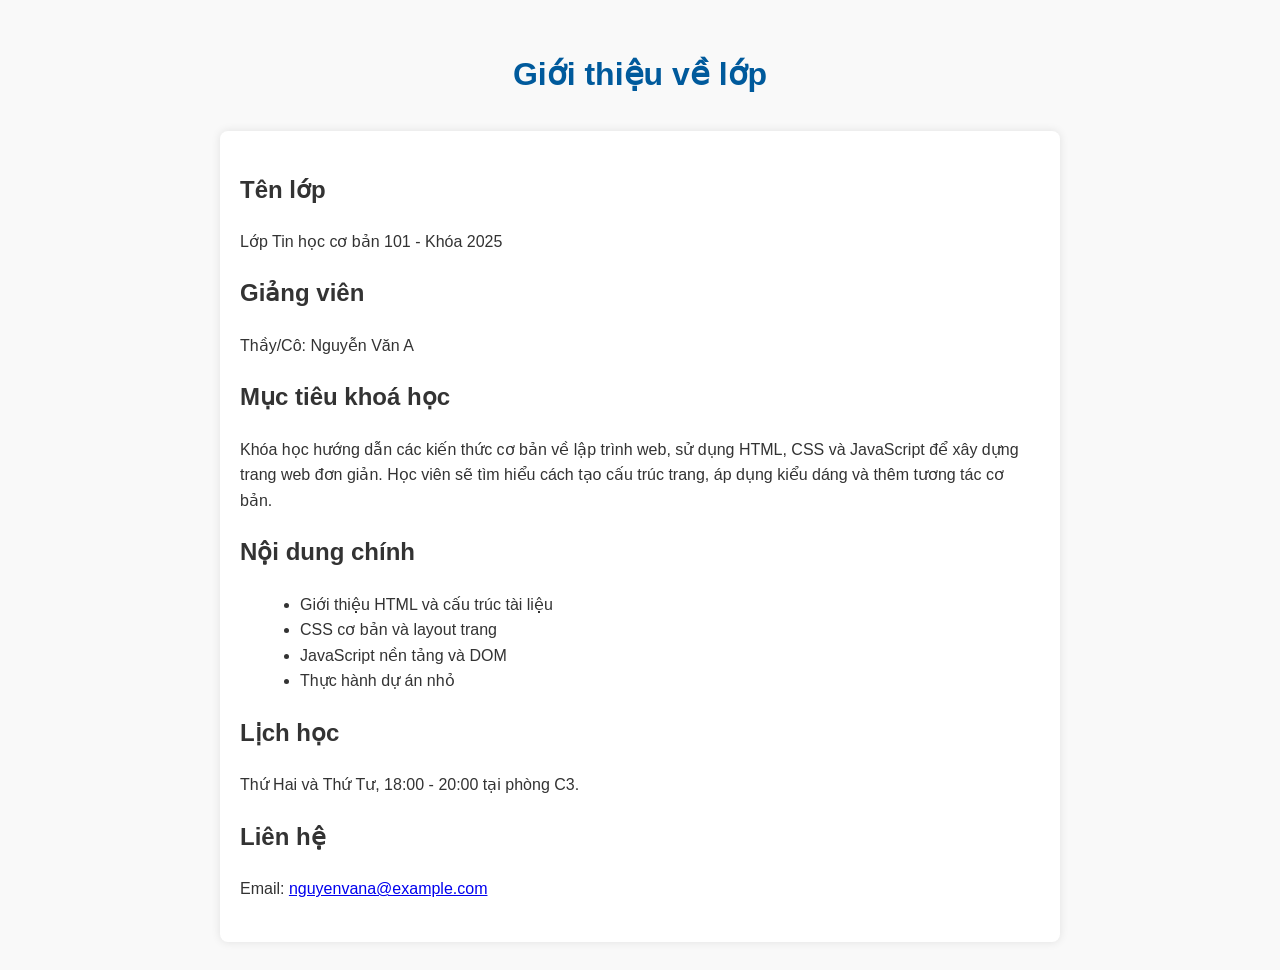
<file: chinh/lop.html>
<!DOCTYPE html>
<html lang="vi">
<head>
    <meta charset="UTF-8">
    <meta name="viewport" content="width=device-width, initial-scale=1.0">
    <title>Giới thiệu về lớp</title>
    <style>
        body {
            font-family: Arial, sans-serif;
            line-height: 1.6;
            padding: 20px;
            background-color: #f9f9f9;
            color: #333;
        }
        header {
            text-align: center;
            margin-bottom: 30px;
        }
        h1 {
            color: #005a9c;
        }
        .content {
            max-width: 800px;
            margin: 0 auto;
            background: #fff;
            padding: 20px;
            box-shadow: 0 0 10px rgba(0,0,0,0.1);
            border-radius: 8px;
        }
        .info {
            margin-bottom: 20px;
        }
        .info ul {
            list-style-type: disc;
            margin-left: 20px;
        }
    </style>
</head>
<body>
    <header>
        <h1>Giới thiệu về lớp</h1>
    </header>
    <div class="content">
        <section class="info">
            <h2>Tên lớp</h2>
            <p>Lớp Tin học cơ bản 101 - Khóa 2025</p>
        </section>
        <section class="info">
            <h2>Giảng viên</h2>
            <p>Thầy/Cô: Nguyễn Văn A</p>
        </section>
        <section class="info">
            <h2>Mục tiêu khoá học</h2>
            <p>
                Khóa học hướng dẫn các kiến thức cơ bản về lập trình web, sử dụng HTML, CSS và JavaScript để
                xây dựng trang web đơn giản. Học viên sẽ tìm hiểu cách tạo cấu trúc trang, áp dụng kiểu dáng
                và thêm tương tác cơ bản.
            </p>
        </section>
        <section class="info">
            <h2>Nội dung chính</h2>
            <ul>
                <li>Giới thiệu HTML và cấu trúc tài liệu</li>
                <li>CSS cơ bản và layout trang</li>
                <li>JavaScript nền tảng và DOM</li>
                <li>Thực hành dự án nhỏ</li>
            </ul>
        </section>
        <section class="info">
            <h2>Lịch học</h2>
            <p>Thứ Hai và Thứ Tư, 18:00 - 20:00 tại phòng C3.</p>
        </section>
        <section class="info">
            <h2>Liên hệ</h2>
            <p>Email: <a href="mailto:nguyenvana@example.com">nguyenvana@example.com</a></p>
        </section>
    </div>
</body>
</html>
</file>
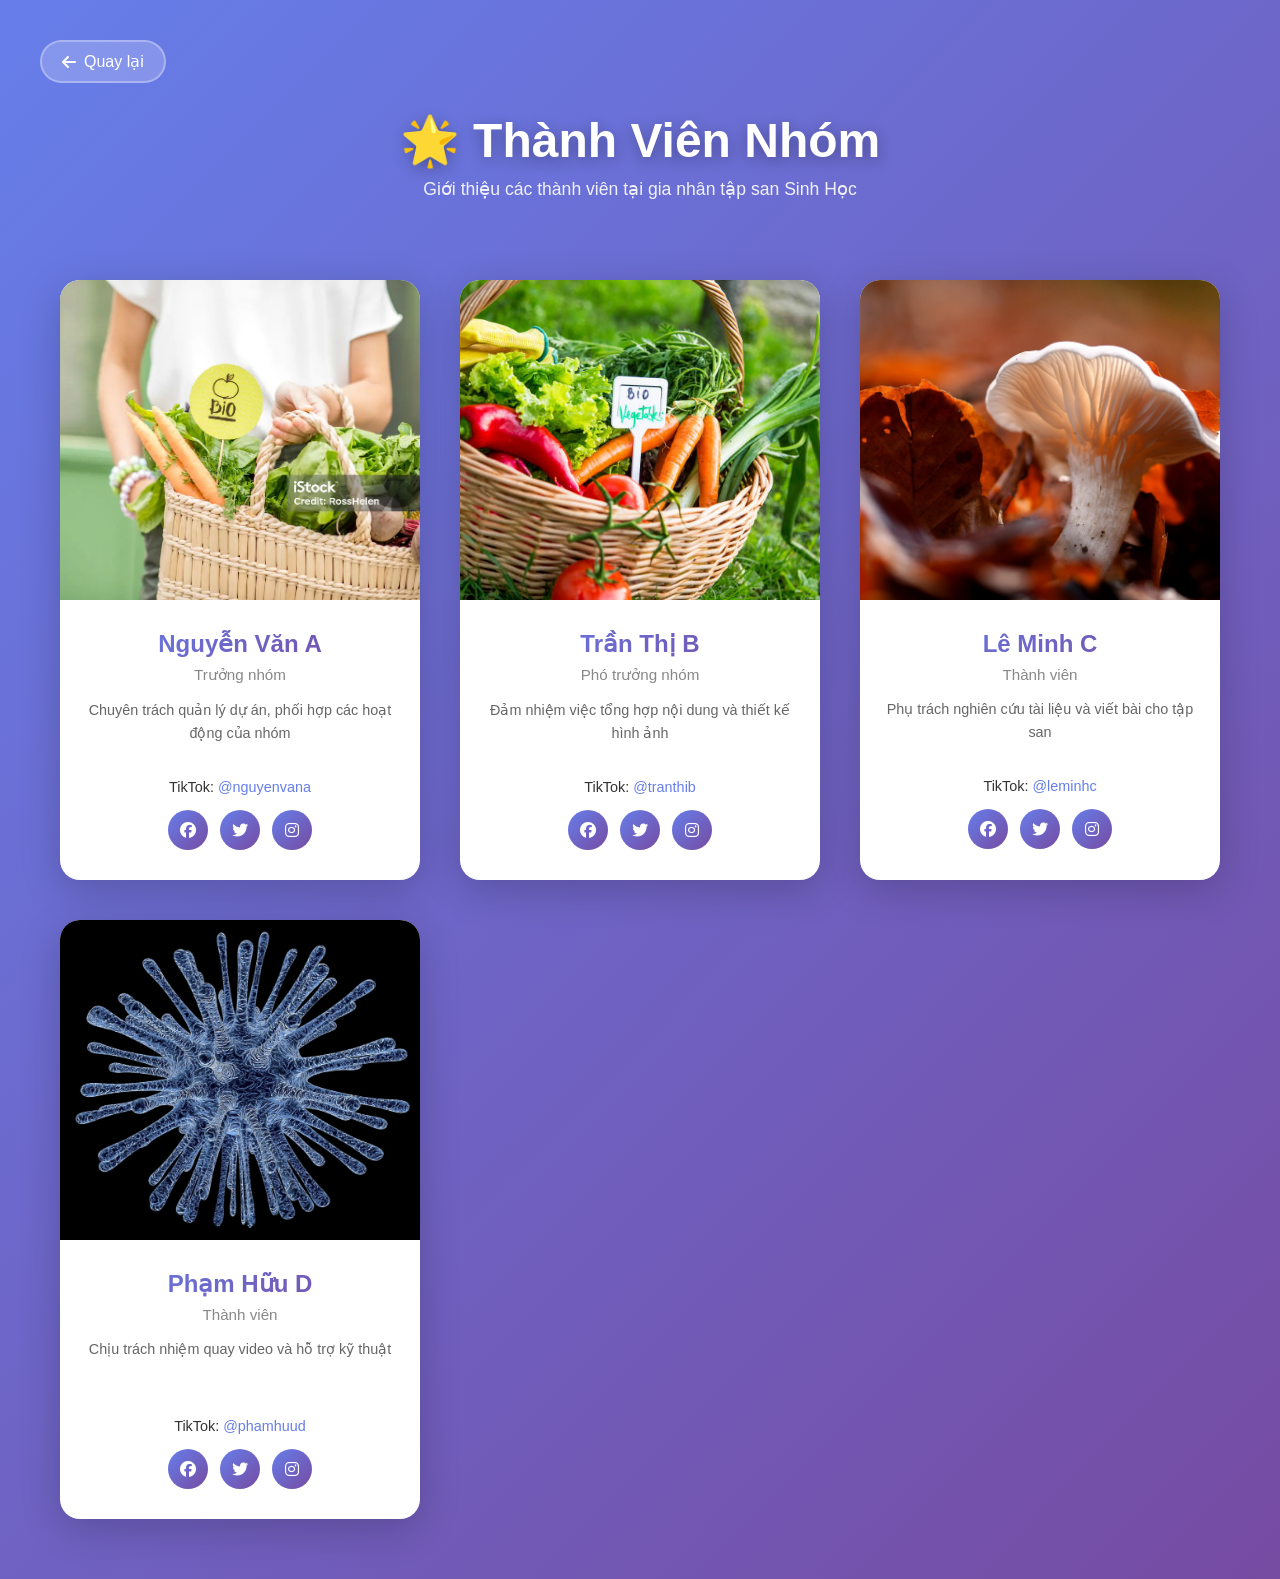
<file: chinh/thanhvien.html>
<!DOCTYPE html>
<html lang="vi">
<head>
    <meta charset="UTF-8">
    <meta name="viewport" content="width=device-width, initial-scale=1.0">
    <title>Thành Viên Nhóm</title>
    <link rel="stylesheet" href="https://cdnjs.cloudflare.com/ajax/libs/font-awesome/6.4.0/css/all.min.css">
    <style>
        * {
            margin: 0;
            padding: 0;
            box-sizing: border-box;
        }

        body {
            font-family: 'Segoe UI', Tahoma, Geneva, Verdana, sans-serif;
            background: linear-gradient(135deg, #667eea 0%, #764ba2 100%);
            min-height: 100vh;
            padding: 40px 20px;
            overflow-x: hidden;
        }

        .container {
            max-width: 1200px;
            margin: 0 auto;
        }

        .header {
            text-align: center;
            margin-bottom: 60px;
            animation: slideDown 0.8s ease;
        }

        .header h1 {
            color: white;
            font-size: 3rem;
            margin-bottom: 10px;
            text-shadow: 0 4px 15px rgba(0, 0, 0, 0.3);
        }

        .header p {
            color: rgba(255, 255, 255, 0.9);
            font-size: 1.1rem;
        }

        .members-grid {
            display: grid;
            grid-template-columns: repeat(auto-fit, minmax(280px, 1fr));
            gap: 40px;
            padding: 20px;
        }

        .member-card {
            background: white;
            border-radius: 20px;
            overflow: hidden;
            box-shadow: 0 10px 40px rgba(0, 0, 0, 0.2);
            transition: all 0.4s ease;
            animation: fadeInUp 0.8s ease backwards;
            cursor: pointer;
        }

        .member-card:nth-child(1) { animation-delay: 0.2s; }
        .member-card:nth-child(2) { animation-delay: 0.4s; }
        .member-card:nth-child(3) { animation-delay: 0.6s; }
        .member-card:nth-child(4) { animation-delay: 0.8s; }

        .member-card:hover {
            transform: translateY(-15px) scale(1.02);
            box-shadow: 0 20px 60px rgba(102, 126, 234, 0.4);
        }

        .image-container {
            position: relative;
            width: 100%;
            height: 320px;
            overflow: hidden;
            background: linear-gradient(135deg, #667eea, #764ba2);
        }

        .member-image {
            width: 100%;
            height: 100%;
            object-fit: cover;
            transition: transform 0.5s ease;
        }

        .member-card:hover .member-image {
            transform: scale(1.1) rotate(2deg);
        }

        .image-overlay {
            position: absolute;
            top: 0;
            left: 0;
            width: 100%;
            height: 100%;
            background: linear-gradient(135deg, rgba(102, 126, 234, 0.5), rgba(118, 75, 162, 0.5));
            opacity: 0;
            transition: opacity 0.3s ease;
        }

        .member-card:hover .image-overlay {
            opacity: 1;
        }

        .member-info {
            padding: 30px 25px;
            text-align: center;
        }

        .member-name {
            font-size: 1.5rem;
            font-weight: 700;
            color: #333;
            margin-bottom: 8px;
            background: linear-gradient(135deg, #667eea, #764ba2);
            -webkit-background-clip: text;
            -webkit-text-fill-color: transparent;
            background-clip: text;
        }

        .member-position {
            color: #888;
            font-size: 0.95rem;
            margin-bottom: 15px;
            font-weight: 500;
        }

        .member-description {
            color: #666;
            font-size: 0.9rem;
            line-height: 1.6;
            margin-bottom: 20px;
            min-height: 60px;
        }

        .member-tiktok {
            color: #333;
            font-size: 0.9rem;
            margin-bottom: 15px;
        }
        .member-tiktok a {
            color: #667eea;
            text-decoration: none;
        }
        .member-tiktok a:hover {
            text-decoration: underline;
        }

        .member-social {
            display: flex;
            justify-content: center;
            gap: 12px;
        }

        .social-icon {
            width: 40px;
            height: 40px;
            border-radius: 50%;
            background: linear-gradient(135deg, #667eea, #764ba2);
            color: white;
            display: flex;
            align-items: center;
            justify-content: center;
            font-size: 1rem;
            transition: all 0.3s ease;
            text-decoration: none;
        }

        .social-icon:hover {
            transform: translateY(-5px) rotate(10deg);
            box-shadow: 0 8px 20px rgba(102, 126, 234, 0.4);
        }

        /* Animations */
        @keyframes slideDown {
            from {
                opacity: 0;
                transform: translateY(-30px);
            }
            to {
                opacity: 1;
                transform: translateY(0);
            }
        }

        @keyframes fadeInUp {
            from {
                opacity: 0;
                transform: translateY(30px);
            }
            to {
                opacity: 1;
                transform: translateY(0);
            }
        }

        /* Responsive */
        @media (max-width: 768px) {
            .header h1 {
                font-size: 2rem;
            }

            .members-grid {
                grid-template-columns: 1fr;
                gap: 30px;
            }

            .image-container {
                height: 250px;
            }
        }

        /* Nút quay lại */
        .back-button {
            display: inline-flex;
            align-items: center;
            gap: 8px;
            background: rgba(255, 255, 255, 0.2);
            color: white;
            padding: 10px 20px;
            border-radius: 25px;
            text-decoration: none;
            font-weight: 500;
            transition: all 0.3s ease;
            margin-bottom: 30px;
            border: 2px solid rgba(255, 255, 255, 0.3);
        }

        .back-button:hover {
            background: rgba(255, 255, 255, 0.3);
            transform: translateX(-5px);
            border-color: white;
        }

        @keyframes ripple {
            to {
                transform: scale(4);
                opacity: 0;
            }
        }
    </style>
</head>
<body>
    <div class="container">
        <a href="../index.html" class="back-button">
            <i class="fas fa-arrow-left"></i> Quay lại
        </a>

        <div class="header">
            <h1>🌟 Thành Viên Nhóm</h1>
            <p>Giới thiệu các thành viên tại gia nhân tập san Sinh Học</p>
        </div>

        <div class="members-grid">
            <!-- Thành viên 1 -->
            <div class="member-card">
                <div class="image-container">
                    <img src="../IMGI/img1.png" alt="Thành viên 1" class="member-image">
                    <div class="image-overlay"></div>
                </div>
                <div class="member-info">
                    <h2 class="member-name">Nguyễn Văn A</h2>
                    <p class="member-position">Trưởng nhóm</p>
                    <p class="member-description">Chuyên trách quản lý dự án, phối hợp các hoạt động của nhóm</p>
                    <p class="member-tiktok">TikTok: <a href="#" target="_blank">@nguyenvana</a></p>
                    <div class="member-social">
                        <a href="#" class="social-icon"><i class="fab fa-facebook"></i></a>
                        <a href="#" class="social-icon"><i class="fab fa-twitter"></i></a>
                        <a href="#" class="social-icon"><i class="fab fa-instagram"></i></a>
                    </div>
                </div>
            </div>

            <!-- Thành viên 2 -->
            <div class="member-card">
                <div class="image-container">
                    <img src="../IMGI/img2.png" alt="Thành viên 2" class="member-image">
                    <div class="image-overlay"></div>
                </div>
                <div class="member-info">
                    <h2 class="member-name">Trần Thị B</h2>
                    <p class="member-position">Phó trưởng nhóm</p>
                    <p class="member-description">Đảm nhiệm việc tổng hợp nội dung và thiết kế hình ảnh</p>
                    <p class="member-tiktok">TikTok: <a href="#" target="_blank">@tranthib</a></p>
                    <div class="member-social">
                        <a href="#" class="social-icon"><i class="fab fa-facebook"></i></a>
                        <a href="#" class="social-icon"><i class="fab fa-twitter"></i></a>
                        <a href="#" class="social-icon"><i class="fab fa-instagram"></i></a>
                    </div>
                </div>
            </div>

            <!-- Thành viên 3 -->
            <div class="member-card">
                <div class="image-container">
                    <img src="../IMGI/img3.png" alt="Thành viên 3" class="member-image">
                    <div class="image-overlay"></div>
                </div>
                <div class="member-info">
                    <h2 class="member-name">Lê Minh C</h2>
                    <p class="member-position">Thành viên</p>
                    <p class="member-description">Phụ trách nghiên cứu tài liệu và viết bài cho tập san</p>
                    <p class="member-tiktok">TikTok: <a href="#" target="_blank">@leminhc</a></p>
                    <div class="member-social">
                        <a href="#" class="social-icon"><i class="fab fa-facebook"></i></a>
                        <a href="#" class="social-icon"><i class="fab fa-twitter"></i></a>
                        <a href="#" class="social-icon"><i class="fab fa-instagram"></i></a>
                    </div>
                </div>
            </div>

            <!-- Thành viên 4 -->
            <div class="member-card">
                <div class="image-container">
                    <img src="../IMGI/img4.png" alt="Thành viên 4" class="member-image">
                    <div class="image-overlay"></div>
                </div>
                <div class="member-info">
                    <h2 class="member-name">Phạm Hữu D</h2>
                    <p class="member-position">Thành viên</p>
                    <p class="member-description">Chịu trách nhiệm quay video và hỗ trợ kỹ thuật</p>
                    <p class="member-tiktok">TikTok: <a href="#" target="_blank">@phamhuud</a></p>
                    <div class="member-social">
                        <a href="#" class="social-icon"><i class="fab fa-facebook"></i></a>
                        <a href="#" class="social-icon"><i class="fab fa-twitter"></i></a>
                        <a href="#" class="social-icon"><i class="fab fa-instagram"></i></a>
                    </div>
                </div>
            </div>
        </div>
    </div>

    <script>
        // Thêm hiệu ứng mouse parallax cho ảnh
        document.querySelectorAll('.member-card').forEach(card => {
            const image = card.querySelector('.member-image');
            
            card.addEventListener('mousemove', (e) => {
                const rect = card.getBoundingClientRect();
                const x = e.clientX - rect.left;
                const y = e.clientY - rect.top;
                
                const centerX = rect.width / 2;
                const centerY = rect.height / 2;
                
                const rotateX = (y - centerY) / 10;
                const rotateY = (centerX - x) / 10;
                
                image.style.transform = `scale(1.1) rotateX(${rotateX}deg) rotateY(${rotateY}deg)`;
            });
            
            card.addEventListener('mouseleave', () => {
                image.style.transform = 'scale(1.1) rotateX(0deg) rotateY(0deg)';
            });
        });

        // Hiệu ứng ripple khi click
        document.querySelectorAll('.social-icon').forEach(icon => {
            icon.addEventListener('click', (e) => {
                e.preventDefault();
                
                const ripple = document.createElement('span');
                const rect = icon.getBoundingClientRect();
                const size = Math.max(rect.width, rect.height);
                const x = e.clientX - rect.left - size / 2;
                const y = e.clientY - rect.top - size / 2;
                
                ripple.style.cssText = `
                    position: absolute;
                    width: ${size}px;
                    height: ${size}px;
                    background: rgba(255, 255, 255, 0.5);
                    border-radius: 50%;
                    left: ${x}px;
                    top: ${y}px;
                    pointer-events: none;
                    animation: ripple 0.6s ease-out;
                `;
                
                icon.style.position = 'relative';
                icon.style.overflow = 'hidden';
                icon.appendChild(ripple);
                
                setTimeout(() => ripple.remove(), 600);
            });
        });
    </script>
</body>
</html>
</file>
